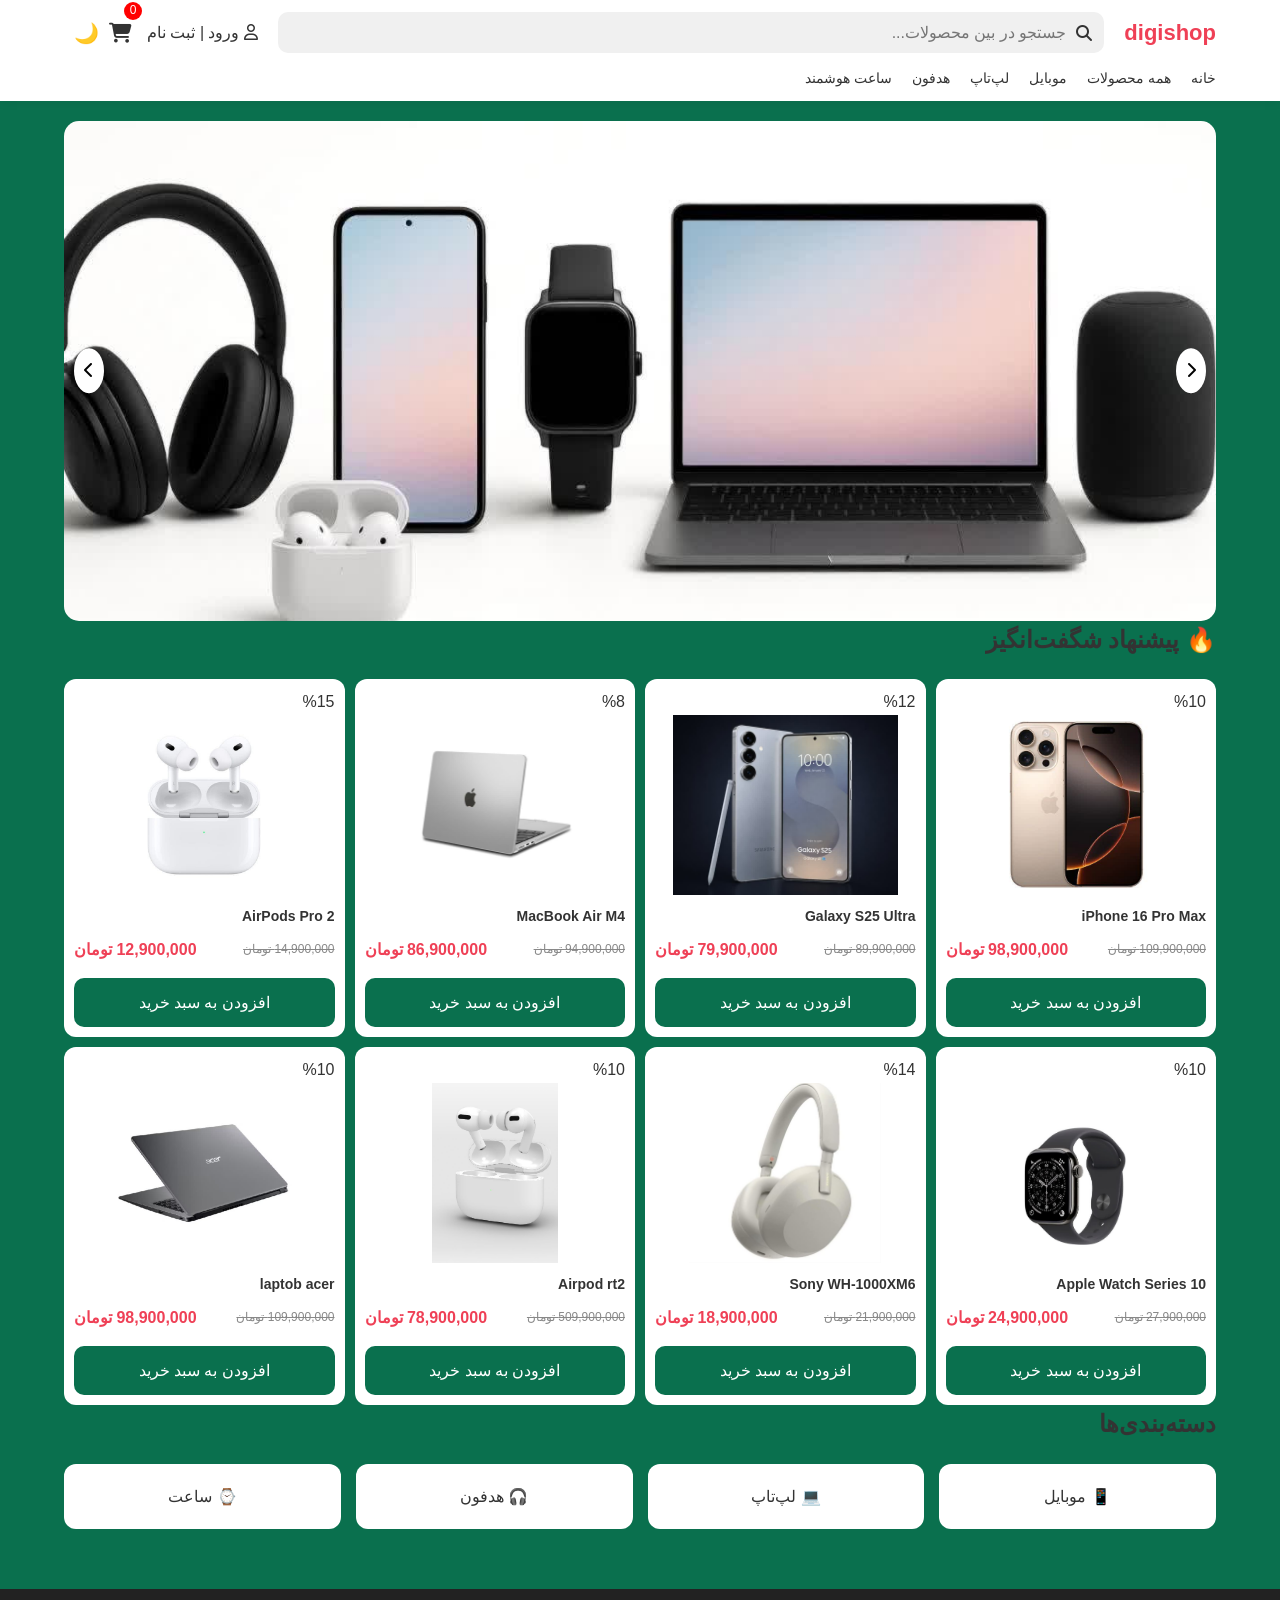
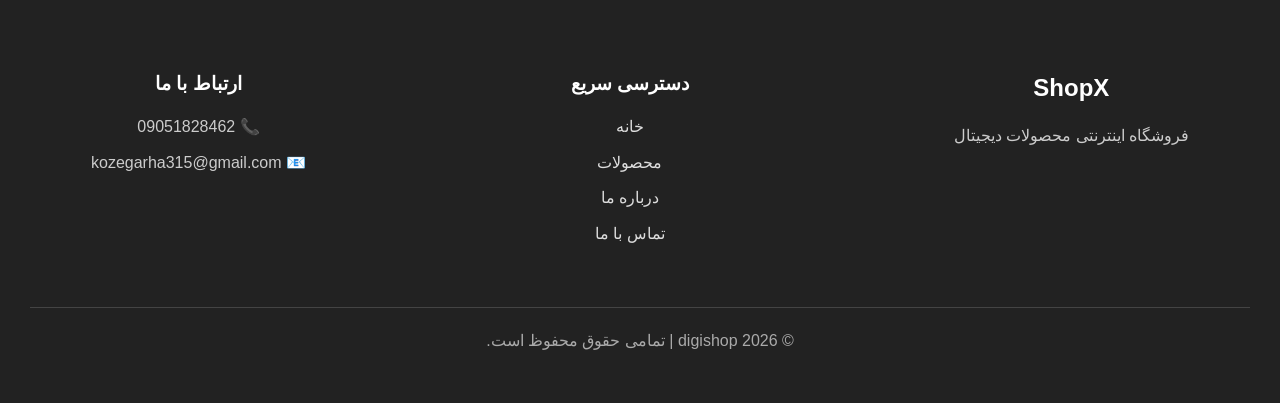
<file: index.html>
<!DOCTYPE html>
<html lang="fa" dir="rtl">

<head>

    <meta charset="UTF-8">
    <meta name="viewport" content="width=device-width, initial-scale=1.0">

    <title>ShopX | فروشگاه اینترنتی</title>

    <link rel="stylesheet"
        href="https://cdnjs.cloudflare.com/ajax/libs/font-awesome/6.7.1/css/all.min.css">

    <link rel="stylesheet" href="css/reset.css">
    <link rel="stylesheet" href="css/style.css">
    <link rel="stylesheet" href="css/responsive.css">

</head>

<body>

<header class="header">

    <div class="container">

        <div class="header-top">

            <a href="index.html" class="logo">digishop</a>

            <div class="search-box">

                <i class="fa-solid fa-magnifying-glass"></i>

                <input id="searchInput" type="text" placeholder="جستجو در بین محصولات...">

            </div>

            <div class="header-actions">

                <a href="login.html" class="login-btn">
                    <i class="fa-regular fa-user"></i>
                    ورود | ثبت نام
                </a>

                <a href="cart.html" class="cart-btn">
                    <i class="fa-solid fa-cart-shopping"></i><button id="themeBtn" class="theme-btn">
    🌙
</button>
                    <span class="cart-count">0</span>
                </a>

            </div>

        </div>

        <nav class="navbar">
            <ul>
                <li><a href="index.html">خانه</a></li>
                <li><a href="products.html">همه محصولات</a></li>
                <li><a href="">موبایل</a></li>
                <li><a href="#">لپ‌تاپ</a></li>
                <li><a href="#">هدفون</a></li>
                <li><a href="#">ساعت هوشمند</a></li>
            </ul>
        </nav>

    </div>

</header>

<!-- ================= HERO ================= -->
<section class="hero">

    <div class="container">

        <div class="hero-slider">

            <div class="slide active">
                <img src="images/banner-1.jpg" alt="">
            </div>

            <div class="slide">
                <img src="images/banner-2.jpg" alt="">
            </div>

            <div class="slide">
                <img src="images/banner-3.jpg" alt="">
            </div>

            <button class="prev">
                <i class="fa-solid fa-chevron-right"></i>
            </button>

            <button class="next">
                <i class="fa-solid fa-chevron-left"></i>
            </button>

        </div>

    </div>

</section>

<!-- ================= PRODUCTS ================= -->
<section class="products-section">

    <div class="container">

        <div class="section-title">
            <h2>🔥 پیشنهاد شگفت‌انگیز</h2>
        </div>

        <div id="products" class="products"></div>

    </div>

</section>

<!-- ================= CATEGORIES ================= -->
<section class="categories">

    <div class="container">

        <div class="section-title">
            <h2>دسته‌بندی‌ها</h2>
        </div>

        <div class="categories-grid">

            <div class="category-card">📱 موبایل</div>
            <div class="category-card">💻 لپ‌تاپ</div>
            <div class="category-card">🎧 هدفون</div>
            <div class="category-card">⌚ ساعت</div>

        </div>

    </div>

</section>

<!-- ================= FOOTER ================= -->
<footer class="footer">

    <div class="container footer-content">

        <div class="footer-logo">
            <h2>ShopX</h2>
            <p>فروشگاه اینترنتی محصولات دیجیتال</p>
        </div>

        <div class="footer-links">

            <h3>دسترسی سریع</h3>

            <a href="index.html">خانه</a>

            <a href="products.html">محصولات</a>

            <a href="about.html">درباره ما</a>

            <a href="about.html">تماس با ما</a>

        </div>

        <div class="footer-contact">

            <h3>ارتباط با ما</h3>

            <p>📞 09051828462</p>

            <p>📧 kozegarha315@gmail.com</p>

        </div>

    </div>

    <div class="footer-bottom">
        © 2026 digishop | تمامی حقوق محفوظ است.
    </div>

</footer>

<script src="js/products.js"></script>
<script src="js/main.js"></script>

</body>
</html>
</file>
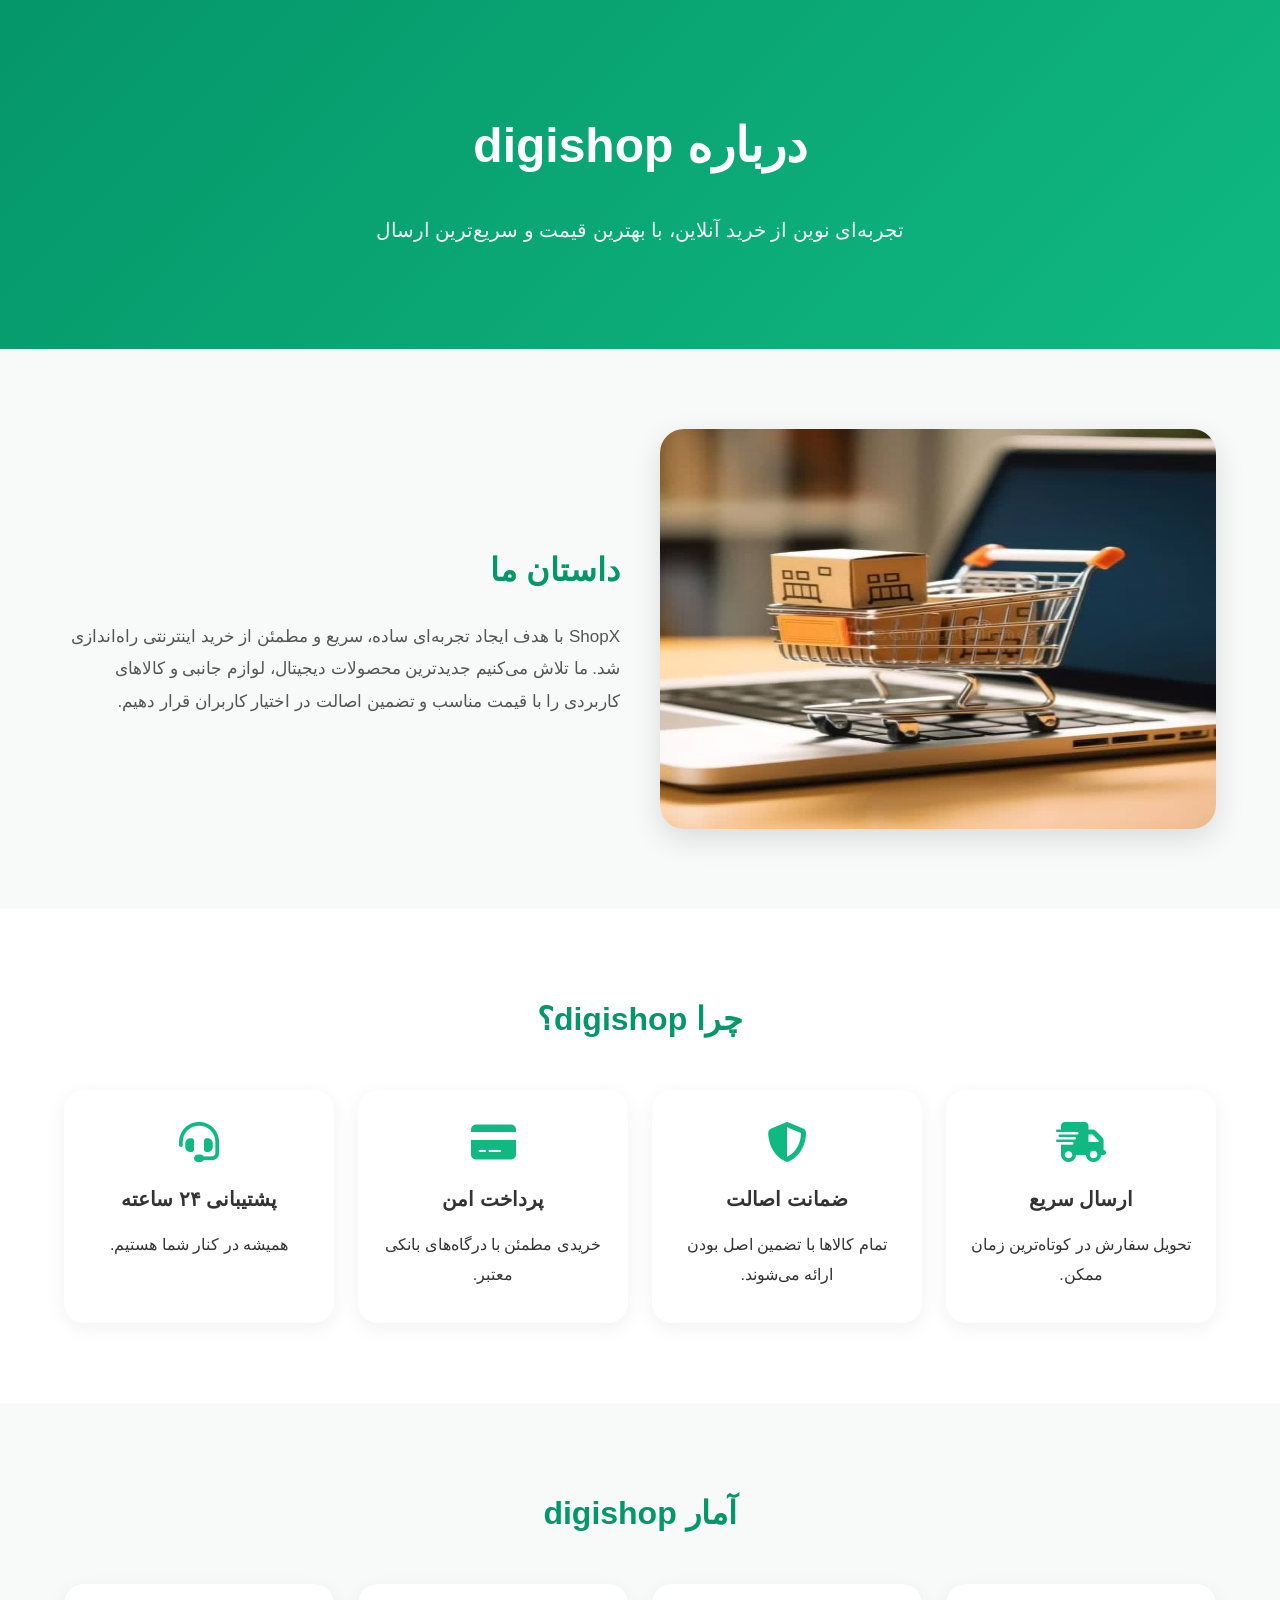
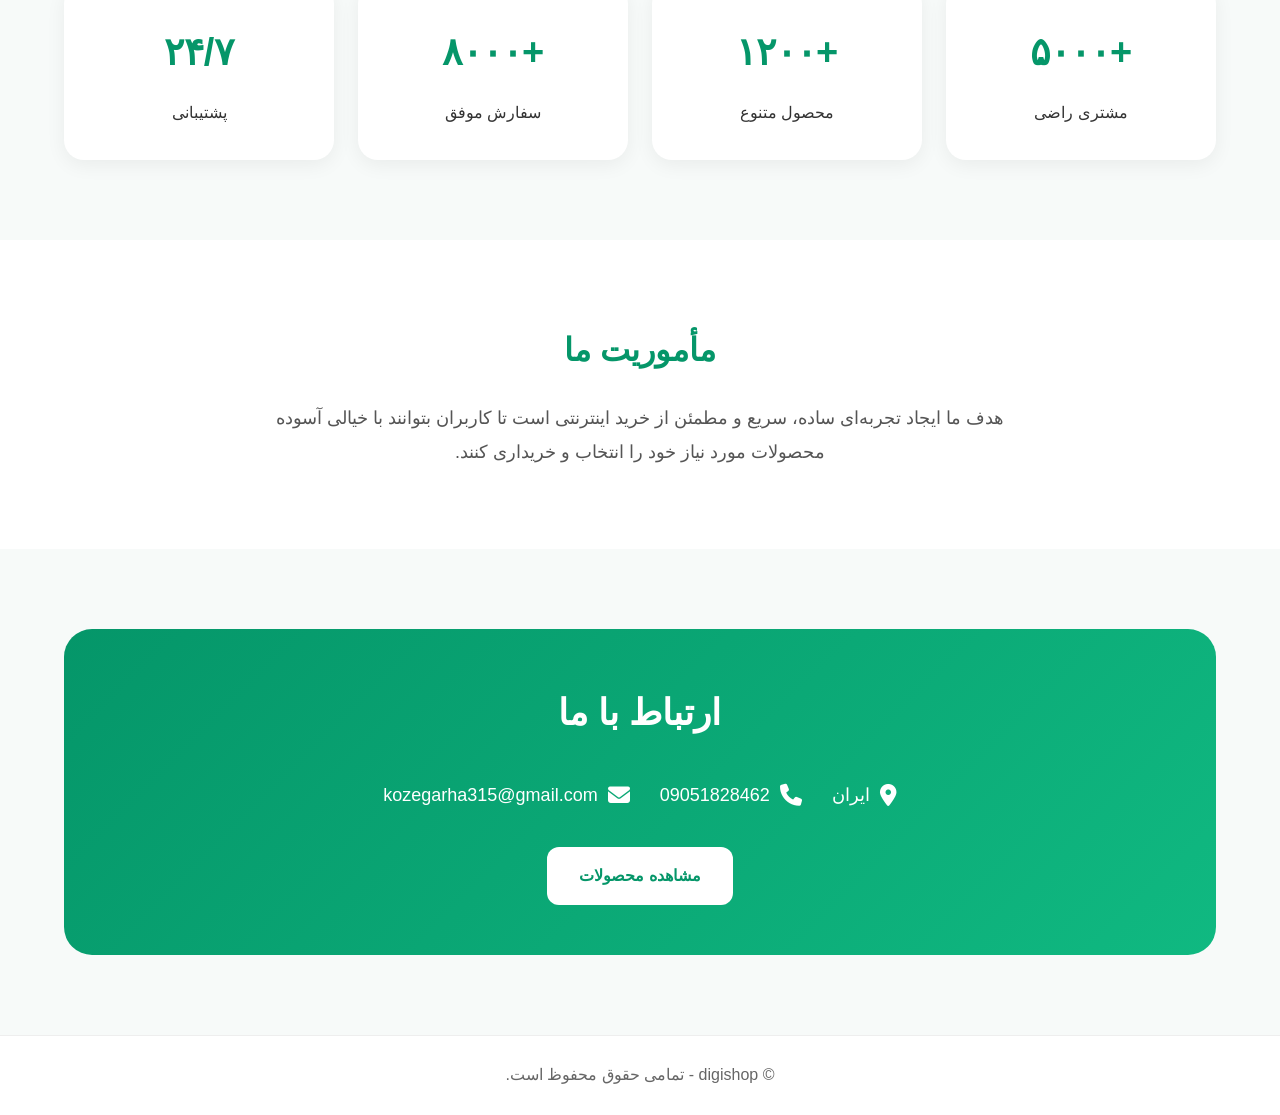
<file: about.html>
<!DOCTYPE html><html lang="fa" dir="rtl"><head>
  <meta charset="UTF-8">
  <meta name="viewport" content="width=device-width, initial-scale=1.0">
  <title>درباره ما | ShopX</title>  <link rel="stylesheet" href="https://cdnjs.cloudflare.com/ajax/libs/font-awesome/6.7.1/css/all.min.css">  <style>
    *{
      margin:0;
      padding:0;
      box-sizing:border-box;
      font-family: sans-serif;
    }

    body{
      background:#f7faf9;
      color:#333;
      line-height:1.9;
    }

    .container{
      width:90%;
      max-width:1200px;
      margin:auto;
    }

    /* ===== Hero ===== */
    .hero{
      background: linear-gradient(135deg,#059669,#10b981);
      color:#fff;
      padding:100px 20px;
      text-align:center;
    }

    .hero h1{
      font-size:48px;
      margin-bottom:20px;
    }

    .hero p{
      font-size:20px;
      opacity:.95;
    }

    /* ===== About ===== */
    .about{
      padding:80px 0;
    }
    .images1{
        height: 400px;
    }

    .about-grid{
      display:grid;
      grid-template-columns:1fr 1fr;
      gap:40px;
      align-items:center;
    }

    .about img{
      width:100%;
      border-radius:24px;
      box-shadow:0 10px 30px rgba(0,0,0,.12);
    }

    .section-title{
      font-size:32px;
      color:#059669;
      margin-bottom:20px;
    }

    .about p{
      color:#555;
      font-size:17px;
    }

    /* ===== Features ===== */
    .features{
      padding:80px 0;
      background:#fff;
    }

    .feature-grid{
      display:grid;
      grid-template-columns:repeat(auto-fit,minmax(220px,1fr));
      gap:24px;
    }

    .feature-card{
      background:#fff;
      border-radius:20px;
      padding:32px 24px;
      text-align:center;
      box-shadow:0 5px 20px rgba(0,0,0,.06);
      transition:.3s;
    }

    .feature-card:hover{
      transform:translateY(-6px);
    }

    .feature-card i{
      font-size:40px;
      color:#10b981;
      margin-bottom:18px;
    }

    .feature-card h3{
      margin-bottom:12px;
      font-size:20px;
    }

    /* ===== Stats ===== */
    .stats{
      padding:80px 0;
    }

    .stats-grid{
      display:grid;
      grid-template-columns:repeat(auto-fit,minmax(180px,1fr));
      gap:24px;
    }

    .stat{
      background:#fff;
      border-radius:20px;
      text-align:center;
      padding:32px 20px;
      box-shadow:0 5px 20px rgba(0,0,0,.06);
    }

    .stat h2{
      color:#059669;
      font-size:38px;
      margin-bottom:10px;
    }

    /* ===== Mission ===== */
    .mission{
      padding:80px 0;
      background:#fff;
      text-align:center;
    }

    .mission p{
      max-width:800px;
      margin:20px auto 0;
      color:#555;
      font-size:18px;
    }

    /* ===== Contact ===== */
    .contact{
      padding:80px 0;
    }

    .contact-box{
      background:linear-gradient(135deg,#059669,#10b981);
      color:#fff;
      border-radius:28px;
      padding:50px 30px;
      text-align:center;
    }

    .contact-info{
      display:flex;
      justify-content:center;
      flex-wrap:wrap;
      gap:30px;
      margin-top:30px;
    }

    .contact-item{
      display:flex;
      align-items:center;
      gap:10px;
      font-size:18px;
    }

    .contact-item i{
      font-size:22px;
    }

    .btn{
      display:inline-block;
      margin-top:35px;
      background:#fff;
      color:#059669;
      padding:14px 32px;
      border-radius:12px;
      text-decoration:none;
      font-weight:bold;
      transition:.3s;
    }

    .btn:hover{
      transform:translateY(-3px);
    }

    footer{
      background:#fff;
      text-align:center;
      padding:24px;
      color:#666;
      border-top:1px solid #eee;
    }

    /* ===== Responsive ===== */
    @media(max-width:768px){

      .hero h1{
        font-size:36px;
      }

      .hero p{
        font-size:18px;
      }

      .about-grid{
        grid-template-columns:1fr;
      }

      .section-title{
        font-size:28px;
      }
      .contact-item{
        width:100%;
        justify-content:center;
      }
    }
  </style></head><body>  <!-- HERO -->  <section class="hero">
    <div class="container">
      <h1>درباره digishop</h1>
      <p>تجربه‌ای نوین از خرید آنلاین، با بهترین قیمت و سریع‌ترین ارسال</p>
    </div>
  </section>  <!-- ABOUT -->  <section class="about">
    <div class="container about-grid">  <img  class="images1"  src="./images/about.jpg" alt="ShopX">

  <div>
    <h2 class="section-title">داستان ما</h2>
    <p>
      ShopX با هدف ایجاد تجربه‌ای ساده، سریع و مطمئن از خرید اینترنتی راه‌اندازی شد.
      ما تلاش می‌کنیم جدیدترین محصولات دیجیتال، لوازم جانبی و کالاهای کاربردی را با
      قیمت مناسب و تضمین اصالت در اختیار کاربران قرار دهیم.
    </p>
  </div>

</div>

  </section>  <!-- FEATURES -->  <section class="features">
    <div class="container">  <h2 class="section-title" style="text-align:center;margin-bottom:40px;">
    چرا digishop؟
  </h2>

  <div class="feature-grid">

    <div class="feature-card">
      <i class="fa-solid fa-truck-fast"></i>
      <h3>ارسال سریع</h3>
      <p>تحویل سفارش در کوتاه‌ترین زمان ممکن.</p>
    </div>

    <div class="feature-card">
      <i class="fa-solid fa-shield-halved"></i>
      <h3>ضمانت اصالت</h3>
      <p>تمام کالاها با تضمین اصل بودن ارائه می‌شوند.</p>
    </div>

    <div class="feature-card">
      <i class="fa-solid fa-credit-card"></i>
      <h3>پرداخت امن</h3>
      <p>خریدی مطمئن با درگاه‌های بانکی معتبر.</p>
    </div>

    <div class="feature-card">
      <i class="fa-solid fa-headset"></i>
      <h3>پشتیبانی ۲۴ ساعته</h3>
      <p>همیشه در کنار شما هستیم.</p>
    </div>

  </div>
</div>

  </section>  <!-- STATS -->  <section class="stats">
    <div class="container">  <h2 class="section-title" style="text-align:center;margin-bottom:40px;">
    آمار digishop
  </h2>

  <div class="stats-grid">

    <div class="stat">
      <h2>+۵۰۰۰</h2>
      <p>مشتری راضی</p>
    </div>

    <div class="stat">
      <h2>+۱۲۰۰</h2>
      <p>محصول متنوع</p>
    </div>

    <div class="stat">
      <h2>+۸۰۰۰</h2>
      <p>سفارش موفق</p>
    </div>

    <div class="stat">
      <h2>۲۴/۷</h2>
      <p>پشتیبانی</p>
    </div>

  </div>
</div>

  </section>  <!-- MISSION -->  <section class="mission">
    <div class="container">
      <h2 class="section-title">مأموریت ما</h2>
      <p>
        هدف ما ایجاد تجربه‌ای ساده، سریع و مطمئن از خرید اینترنتی است تا کاربران بتوانند
        با خیالی آسوده محصولات مورد نیاز خود را انتخاب و خریداری کنند.
      </p>
    </div>
  </section>  <!-- CONTACT -->  <section class="contact">
    <div class="container">  <div class="contact-box">

    <h2 style="font-size:36px;margin-bottom:10px;">ارتباط با ما</h2>

    <div class="contact-info">

      <div class="contact-item">
        <i class="fa-solid fa-location-dot"></i>
        <span>ایران</span>
      </div>

      <div class="contact-item">
        <i class="fa-solid fa-phone"></i>
        <span>09051828462</span>
      </div>

      <div class="contact-item">
        <i class="fa-solid fa-envelope"></i>
        <span>kozegarha315@gmail.com</span>
      </div>

    </div>

    <a href="products.html" class="btn">مشاهده محصولات</a>

  </div>

</div>

  </section>  <footer>
    © digishop - تمامی حقوق محفوظ است.
  </footer></body>
</html>
</file>
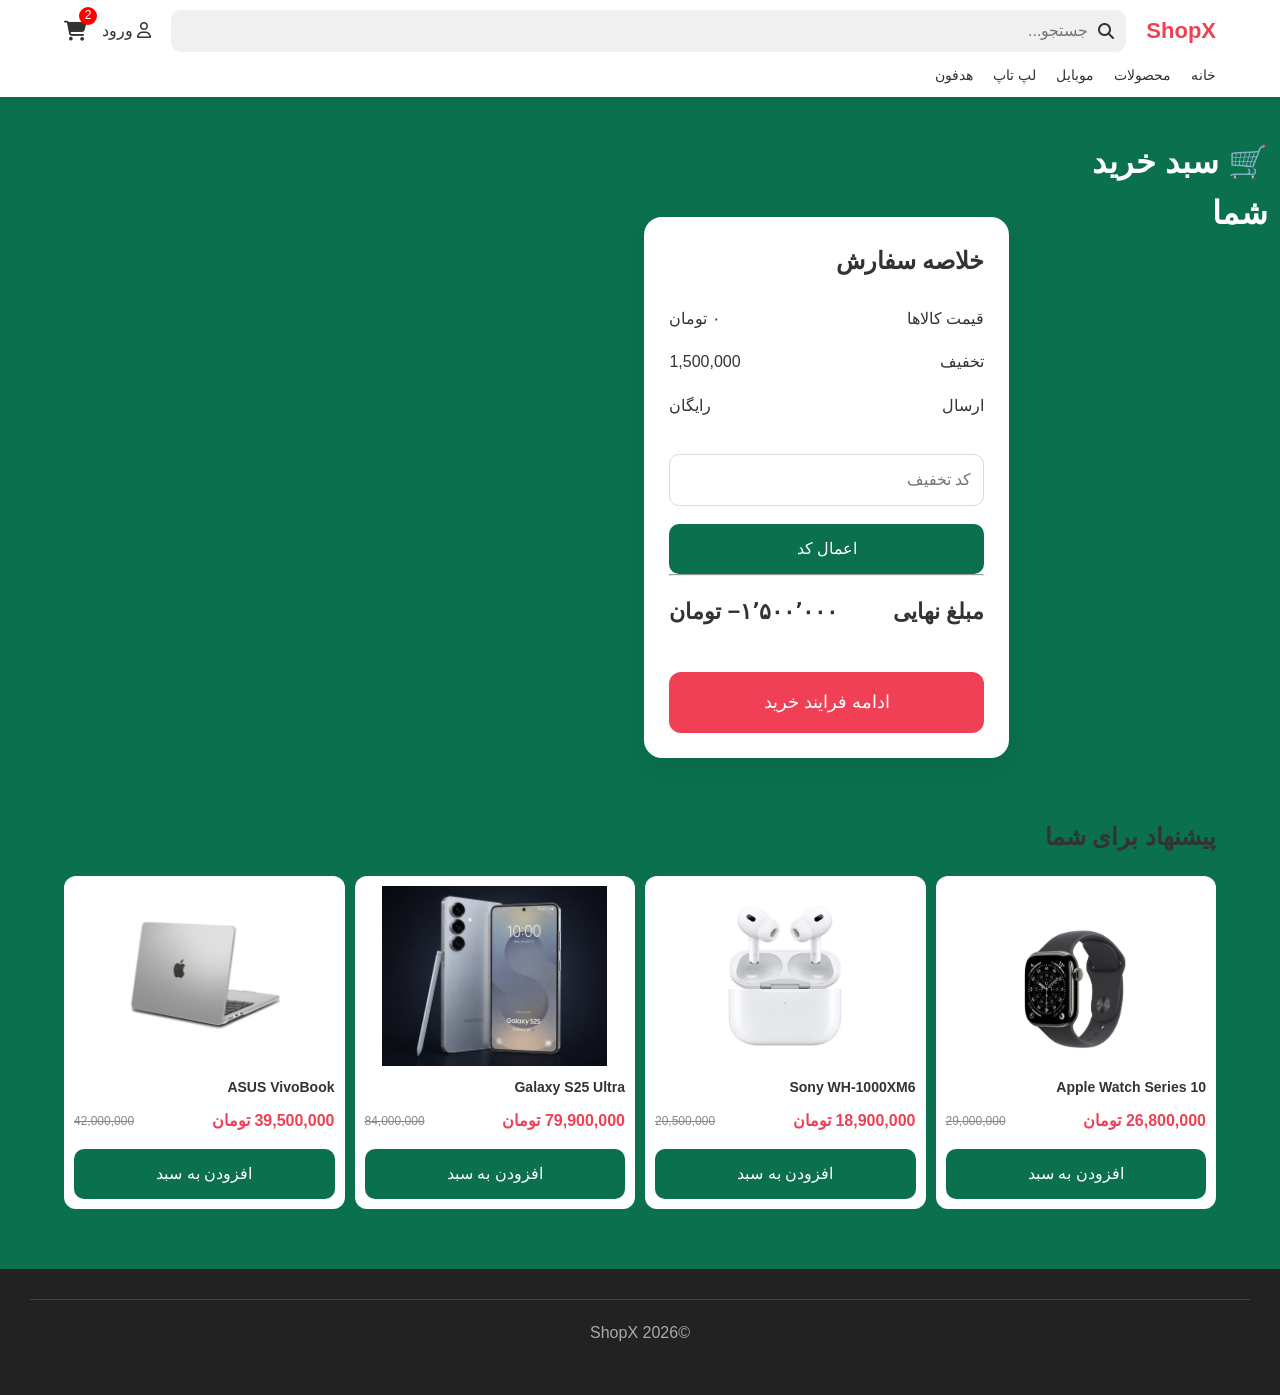
<file: cart.html>
<!DOCTYPE html>
<html lang="fa" dir="rtl">
<head>
<meta charset="UTF-8">
<meta name="viewport" content="width=device-width, initial-scale=1.0">
<title>سبد خرید | ShopX</title>

<link rel="stylesheet" href="https://cdnjs.cloudflare.com/ajax/libs/font-awesome/6.7.1/css/all.min.css">
<link rel="stylesheet" href="css/reset.css">
<link rel="stylesheet" href="css/style.css">
<link rel="stylesheet" href="css/responsive.css">
</head>

<body>

<header class="header">

<div class="container">

<div class="header-top">

<a href="index.html" class="logo">ShopX</a>

<div class="search-box">
<i class="fa-solid fa-magnifying-glass"></i>
<input type="text" placeholder="جستجو...">
</div>

<div class="header-actions">

<a href="login.html" class="login-btn">
<i class="fa-regular fa-user"></i>
ورود
</a>

<a href="cart.html" class="cart-btn">
<i class="fa-solid fa-cart-shopping"></i>
<span class="cart-count">2</span>
</a>

</div>

</div>

<nav class="navbar">
<ul>
<li><a href="index.html">خانه</a></li>
<li><a href="products.html">محصولات</a></li>
<li><a href="#">موبایل</a></li>
<li><a href="#">لپ تاپ</a></li>
<li><a href="#">هدفون</a></li>
</ul>
</nav>

</div>

</header><div class="buying">
<div class="buy1">


<section class="container">

<h2 class="cart-title">
🛒 سبد خرید شما
</h2>

<div class="cart-page">

<div class="cart-products" id="cartProducts">
<div class="cart-price">

<del>3,000,000</del>

<h3>2,500,000 تومان</h3>

</div>

</div>

</div>

</div>

<div class="buy2">

<aside class="cart-summary">

<h3>خلاصه سفارش</h3>

<div>
<span>قیمت کالاها</span>
<span id="subtotal">0</span>
</div>

<div class="buy">
<span>تخفیف</span>
<span>1,500,000</span>
</div>

<div>
<span>ارسال</span>
<span>رایگان</span>
</div>

<input
type="text"
placeholder="کد تخفیف">

<button class="coupon-btn">
اعمال کد
</button>

<hr>

<div class="final-price">

<span>مبلغ نهایی</span>

<strong id="totalPrice">
0
</strong>

</div>

<button class="checkout">

ادامه فرایند خرید

</button>

</aside>




</div>


</div>

</section>
</div>
<section class="suggestions container">

<h2 class="section-title">
پیشنهاد برای شما
</h2>

<div class="products">

<div class="product-card">

<img src="images/p5.jpg">

<h3>Apple Watch Series 10</h3>

<div class="prices">

<span class="price">26,800,000 تومان</span>

<span class="old-price">29,000,000</span>

</div>

<button
class="add-btn"

data-name="Apple Watch Series 10"

data-price="26800000"

data-image="images/p6.jpg">

افزودن به سبد

</button>

</div>

<div class="product-card">

<img src="images/p4.jpg">

<h3>Sony WH-1000XM6</h3>

<div class="prices">

<span class="price">18,900,000 تومان</span>

<span class="old-price">20,500,000</span>

</div>

<button
class="add-btn"

data-name="Sony WH-1000XM6"

data-price="18900000"

data-image="images/headphone.png">

افزودن به سبد

</button>

</div>

<div class="product-card">

<img src="images/p2.jpg">

<h3>Galaxy S25 Ultra</h3>

<div class="prices">

<span class="price">79,900,000 تومان</span>

<span class="old-price">84,000,000</span>

</div>

<button
class="add-btn"

data-name="Galaxy S25 Ultra"

data-price="79900000"

data-image="images/phone.png">

افزودن به سبد

</button>

</div>

<div class="product-card">

<img src="images/p3.jpg">

<h3>ASUS VivoBook</h3>

<div class="prices">

<span class="price">39,500,000 تومان</span>

<span class="old-price">42,000,000</span>

</div>

<button
class="add-btn"

data-name="ASUS VivoBook"

data-price="39500000"

data-image="images/laptop.png">

افزودن به سبد

</button>

</div>

</div>

</section>
<footer class="footer">

<div class="footer-bottom">

©2026 ShopX

</div>

</footer>

<script src="js/cart.js"></script>

</body>
</html>
</file>
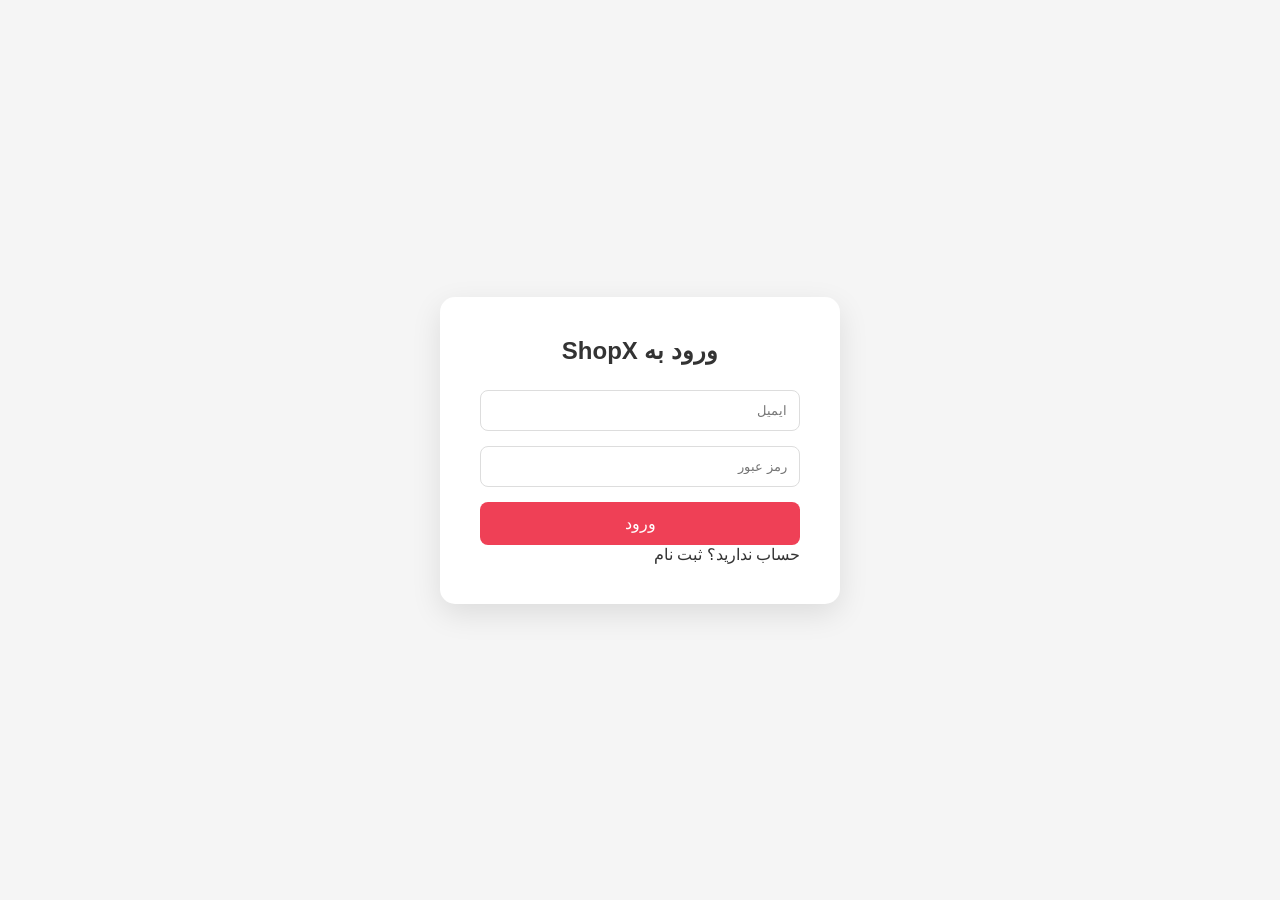
<file: login.html>
<!DOCTYPE html>
<html lang="fa" dir="rtl">

<head>

<meta charset="UTF-8">

<meta name="viewport" content="width=device-width, initial-scale=1.0">

<title>ورود | ShopX</title>

<link rel="stylesheet" href="css/style.css">
<link rel="stylesheet" href="css/responsive.css">

</head>

<body>

<div class="login-page">

<div class="login-box">

<h2>ورود به ShopX</h2>

<form id="loginForm">

<input
type="email"
id="email"
placeholder="ایمیل"
required
>

<input
type="password"
id="password"
placeholder="رمز عبور"
required
>

<button type="submit">

ورود

</button>

</form>

<p>

حساب ندارید؟

<a href="#">ثبت نام</a>

</p>

</div>

</div>

<script src="js/login.js"></script>

</body>

</html>
</file>
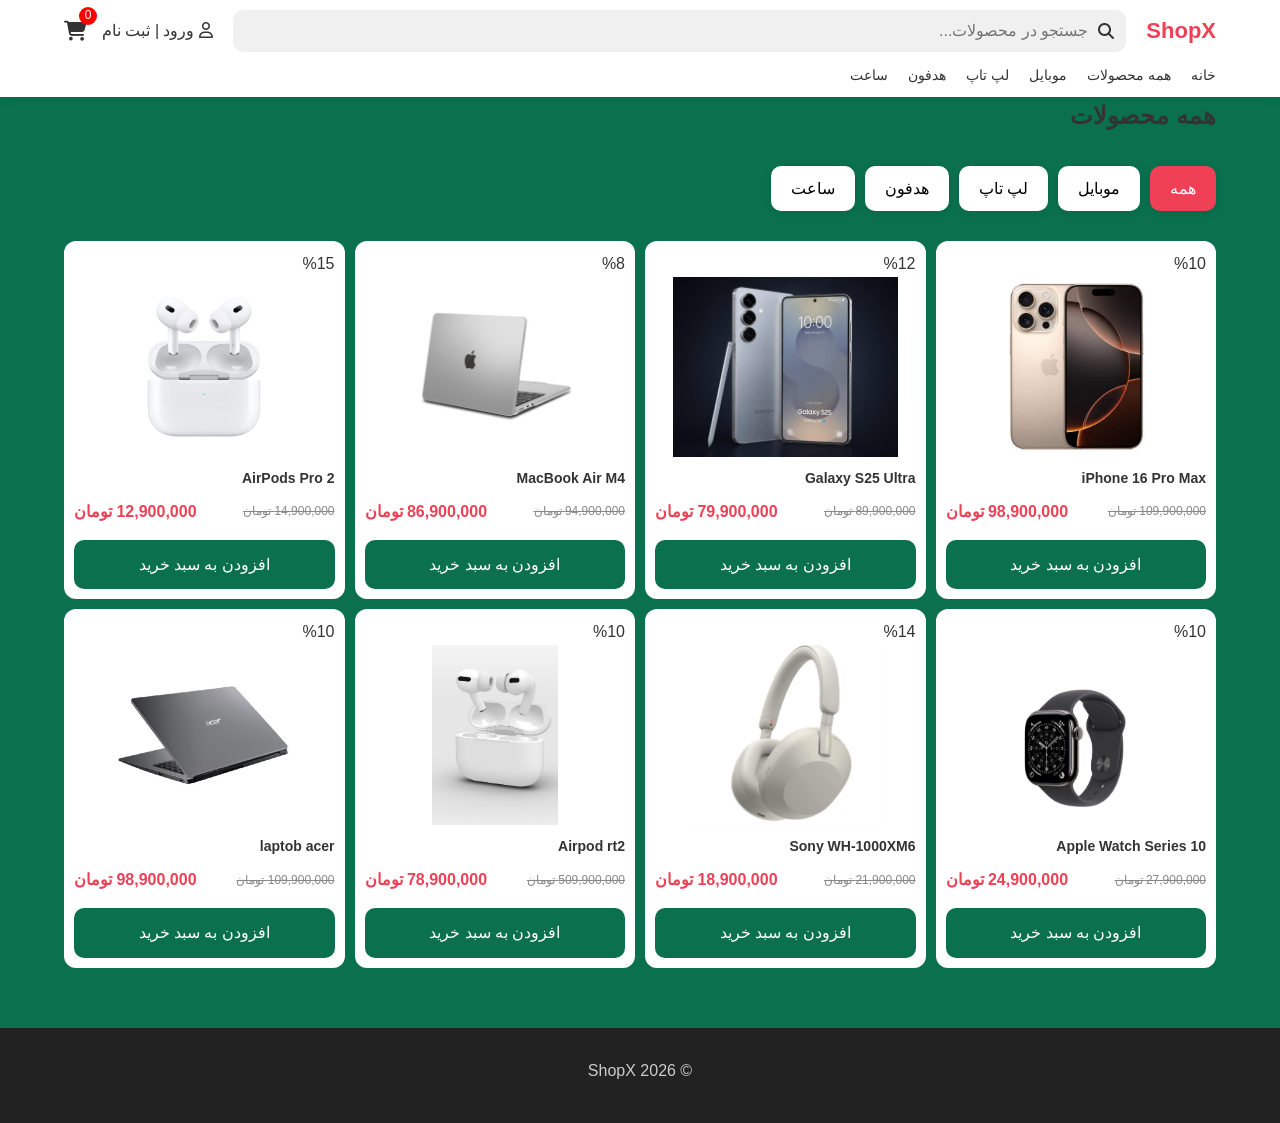
<file: products.html>
<!DOCTYPE html>
<html lang="fa" dir="rtl">

<head>

    <meta charset="UTF-8">
    <meta name="viewport" content="width=device-width, initial-scale=1.0">

    <title>همه محصولات | ShopX</title>

    <link rel="stylesheet" href="https://cdnjs.cloudflare.com/ajax/libs/font-awesome/6.7.1/css/all.min.css">

    <link rel="stylesheet" href="css/reset.css">
    <link rel="stylesheet" href="css/style.css">
    <link rel="stylesheet" href="css/responsive.css">

</head>

<body>

<header class="header">

    <div class="container">

        <div class="header-top">

            <a href="index.html" class="logo">
                ShopX
            </a>

            <div class="search-box">

                <i class="fa-solid fa-magnifying-glass"></i>

                <input
                    type="text"
                    id="searchInput"
                    placeholder="جستجو در محصولات..."
                >

            </div>

            <div class="header-actions">

                <a href="login.html" class="login-btn">
                    <i class="fa-regular fa-user"></i>
                    ورود | ثبت نام
                </a>

                <a href="cart.html" class="cart-btn">
                    <i class="fa-solid fa-cart-shopping"></i>
                    <span class="cart-count">0</span>
                </a>

            </div>

        </div>

        <nav class="navbar">

            <ul>

                <li><a href="index.html">خانه</a></li>

                <li><a href="products.html">همه محصولات</a></li>

                <li><a href="products.html?category=mobile" >موبایل</a></li>

                <li><a href="products.html?category=laptob">لپ تاپ</a></li>

                <li><a href="products.html?category=headphone">هدفون</a></li>

                <li><a href="products.html?category=watch">ساعت</a></li>

            </ul>

        </nav>

    </div>

</header>

<main>

<section class="products-page">

<div class="container">

<div class="section-title">

<h2>همه محصولات</h2>

</div>

<div class="filters">

<button class="filter-btn active" data-category="all">
همه
</button>

<button class="filter-btn" data-category="mobile">
موبایل
</button>

<button class="filter-btn" data-category="laptop">
لپ تاپ
</button>

<button class="filter-btn" data-category="headphone">
هدفون
</button>

<button class="filter-btn" data-category="watch">
ساعت
</button>

</div>

<div
class="products"
id="products">

</div>

</div>

</section>

</main>

<footer class="footer">

<div class="container">

<p>

© 2026 ShopX

</p>

</div>

</footer>

<script src="js/products.js"></script>

<script src="js/main.js"></script>

</body>

</html>
</file>
<file: css/style.css>
/* ======================
RESET
====================== */

*{
    margin:0;
    padding:0;
    box-sizing:border-box;
    font-family: sans-serif;
}

body{
    background:#0a704e;
    direction:rtl;
    color: #333333;
}

a{
    text-decoration:none;
    color:inherit;
}

/* ======================
CONTAINER
====================== */

.container{
    width:90%;
    max-width:1200px;
    margin:auto;
}

/* ======================
HEADER
====================== */

.header{
    background:#fff;
    padding:10px 0;
    box-shadow:0 2px 10px rgba(0,0,0,0.05);
}

.header-top{
    display:flex;
    align-items:center;
    justify-content:space-between;
    gap:20px;
}

.logo{
    font-size:22px;
    font-weight:bold;
    color:#ef4056;
}

/* ======================
SEARCH
====================== */

.search-box{
    flex:1;
    display:flex;
    align-items:center;
    background:#f0f0f0;
    padding:8px 12px;
    border-radius:10px;
    gap:10px;
}

.search-box input{
    border:none;
    background:transparent;
    width:100%;
    outline:none;
}

/* ======================
HEADER ACTIONS
====================== */

.header-actions{
    display:flex;
    align-items:center;
    gap:15px;
}

.cart-btn{
    position:relative;
    font-size:20px;
}

.cart-count{
    position:absolute;
    top:-8px;
    right:-10px;
    background:red;
    color:#fff;
    font-size:12px;
    width:18px;
    height:18px;
    display:flex;
    align-items:center;
    justify-content:center;
    border-radius:50%;
}

/* ======================
NAVBAR
====================== */

.navbar ul{
    display:flex;
    gap:20px;
    list-style:none;
    margin-top:10px;
    flex-wrap:wrap;
}

.navbar a{
    color:#333;
    font-size:14px;
}

/* ======================
HERO
====================== */

.hero-slider{
    margin-top:20px;
    position:relative;
    overflow:hidden;
    border-radius:15px;
    height:500px;
}

.slide{
    display:none;
}

.slide.active{
    display:block;
}

.slide img{
    width:100%;
    height:500px;
    object-fit:cover;
}

.hero button{
    position:absolute;
    top:50%;
    transform:translateY(-50%);
    background:#fff;
    border:none;
    padding:10px;
    border-radius:50%;
    cursor:pointer;
}

.prev{
    right:10px;
}

.next{
    left:10px;
}

/* ======================
PRODUCTS
====================== */

.products{
    display:grid;
    grid-template-columns:repeat(4,1fr);
    gap:10px;
    margin-top:20px;
    justify-content: s;
     width: 100%;
    
}

.product-card{
    background:#fff;
    padding:10px;
    border-radius:12px;
    transition:0.3s;
 
    cursor:pointer;
}

.product-card:hover{
    transform:translateY(-5px);
}

.product-card img{
    width:100%;
    height:180px;
    object-fit:contain;
}

.product-card h3{
    font-size:14px;
    margin:10px 0;
}

.prices{
    display:flex;
    justify-content:space-between;
    align-items:center;
}

.price{
    color:#ef4056;
    font-weight:bold;
}

.old-price{
    text-decoration:line-through;
    font-size:12px;
    color:#888;
}

/* ======================
CATEGORY
====================== */

.categories-grid{
    display:grid;
    grid-template-columns:repeat(4,1fr);
    gap:15px;
    margin-top:20px;
}

.category-card{
    background:#fff;
    padding:20px;
    text-align:center;
    border-radius:12px;
    cursor:pointer;
    transition:0.3s;
}

.category-card:hover{
    background:#ef4056;
    color:#fff;
}

/* ======================
FOOTER
====================== */

.footer{
    text-align:center;
    padding:20px;
    margin-top:40px;
    background:#fff;
}
.cart-item{
    display:flex;
    align-items:center;
    justify-content:space-between;
    background:#fff;
    padding:15px;
    margin:10px 0;
    border-radius:12px;
}

.qty{
    display:flex;
    align-items:center;
    gap:10px;
}

.qty button{
    width:30px;
    height:30px;
    border:none;
    border-radius:6px;
    cursor:pointer;
    background:#eee;
}
.filters{
    display:flex;
    gap:10px;
    margin:30px 0;
    flex-wrap:wrap;
}

.filter-btn{
    border:none;
    background:#fff;
    padding:10px 20px;
    border-radius:10px;
    cursor:pointer;
    transition:.3s;
    box-shadow:0 2px 8px rgba(0,0,0,.08);
}

.filter-btn:hover,
.filter-btn.active{
    background:#ef4056;
    color:#fff;
}
.product-details{

    display:flex;

    gap:40px;

    margin:40px 0;

    background:#fff;

    padding:30px;

    border-radius:15px;

}

.product-image{

    flex:1;

}

.product-image img{

    width:100%;

    max-width:400px;

}

.product-info{

    flex:1;

}

.product-info h1{

    margin-bottom:20px;

}

.product-info h2{

    color:#ef4056;

    margin-bottom:20px;

}

.product-info button{

    background:#ef4056;

    color:#fff;

    border:none;

    padding:15px 30px;

    border-radius:10px;

    cursor:pointer;

    margin-top:30px;

}
.login-page{

display:flex;

justify-content:center;

align-items:center;

height:100vh;

background:#f5f5f5;

}

.login-box{

width:400px;

background:#fff;

padding:40px;

border-radius:15px;

box-shadow:0 10px 30px rgba(0,0,0,.1);

}

.login-box h2{

text-align:center;

margin-bottom:25px;

}

.login-box input{

width:100%;

padding:12px;

margin-bottom:15px;

border:1px solid #ddd;

border-radius:8px;

}

.login-box button{

width:100%;

padding:12px;

background:#ef4056;

color:#fff;

border:none;

border-radius:8px;

cursor:pointer;

font-size:16px;

}

.login-box button:hover{

background:#d7374a;

}
.page{

padding:60px 0;

line-height:2;

}

.footer{

background:#222;

color:#fff;

text-align:center;

padding:30px;

margin-top:60px;

}
.theme-btn{
    width:45px;
    height:45px;
    border:none;
    border-radius:50%;
    cursor:pointer;
    background:#fff;
    font-size:20px;
    transition:.3s;
}

.dark{
    background:#121212;
    color:#fff;
}

.dark .header{
    background:#1f1f1f;
}

.dark .product-card{
    background:#222;
    color:#fff;
}

.dark .search-box input{
    background:#333;
    color:#fff;
}

.dark .footer{
    background:#000;
}
.error-page{

height:100vh;

display:flex;

flex-direction:column;

justify-content:center;

align-items:center;

}

.error-page h1{

font-size:120px;

color:#ef4056;

}

.error-page h2{

margin:20px 0;

}

.back-btn{

padding:12px 25px;

background:#ef4056;

color:#fff;

border-radius:8px;

text-decoration:none;

}
.footer{
    background:#222;
    color:#fff;
    margin-top:60px;
}

.footer-content{
    display:flex;
    justify-content:space-between;
    gap:40px;
    padding:50px 0;
    flex-wrap:wrap;
}

.footer-links,
.footer-contact,
.footer-logo{
    display:flex;
    flex-direction:column;
}

.footer h2,
.footer h3{
    margin-bottom:15px;
}

.footer a{
    color:#ddd;
    text-decoration:none;
    margin-bottom:10px;
    transition:.3s;
}

.footer a:hover{
    color:#ef4056;
}

.footer p{
    color:#ccc;
    margin-bottom:10px;
}

.footer-bottom{
    border-top:1px solid #444;
    text-align:center;
    padding:20px;
    color:#aaa;
}
/* ==========================
   CART PAGE
========================== */

.cart-title{
    margin:40px 0 25px;
    color:#fff;
    font-size:32px;
    font-weight:bold;
}

.cart-page{
    display:grid;
    grid-template-columns:2fr 1fr;
    gap:25px;
    align-items:start;
}

.cart-products{
    display:flex;
    flex-direction:column;
    gap:20px;
}

.cart-item{
    background:#fff;
    border-radius:18px;
    padding:20px;
    display:flex;
    align-items:center;
    gap:20px;
    box-shadow:0 10px 30px rgba(0,0,0,.08);
    transition:.3s;
}

.cart-item:hover{
    transform:translateY(-5px);
}

.cart-item img{
    width:150px;
    height:150px;
    object-fit:contain;
}

.cart-info{
    flex:1;
}

.cart-info h3{
    font-size:22px;
    margin-bottom:15px;
}

.cart-info p{
    margin:8px 0;
    color:#777;
}

.stock{
    color:#0a704e !important;
    font-weight:bold;
}

.qty{
    display:flex;
    align-items:center;
    gap:12px;
    margin-top:20px;
}

.qty button{
    width:38px;
    height:38px;
    border:none;
    border-radius:10px;
    background:#ef4056;
    color:#fff;
    cursor:pointer;
    font-size:18px;
    transition:.3s;
}

.qty button:hover{
    transform:scale(1.08);
}

.count{
    font-size:20px;
    font-weight:bold;
    min-width:30px;
    text-align:center;
}

.remove{
    margin-top:18px;
    border:none;
    background:#ffe5e7;
    color:#ef4056;
    padding:10px 18px;
    border-radius:10px;
    cursor:pointer;
    transition:.3s;
}

.remove:hover{
    background:#ef4056;
    color:#fff;
}

.cart-price{
    text-align:left;
    min-width:180px;
}

.cart-price del{
    color:#999;
    display:block;
    margin-bottom:10px;
}

.cart-price h3{
    color:#ef4056;
    font-size:24px;
}

.cart-summary{
    background:#fff;
    border-radius:18px;
    padding:25px;
    box-shadow:0 10px 30px rgba(0,0,0,.08);
    position:sticky;
    top:20px;
}

.cart-summary h3{
    margin-bottom:25px;
    font-size:24px;
}

.cart-summary div{
    display:flex;
    justify-content:space-between;
    margin:18px 0;
}

.cart-summary input{
    width:100%;
    padding:12px;
    margin:18px 0;
    border:1px solid #ddd;
    border-radius:10px;
}

.coupon-btn{
    width:100%;
    padding:12px;
    border:none;
    background:#0a704e;
    color:#fff;
    border-radius:10px;
    cursor:pointer;
    transition:.3s;
}

.coupon-btn:hover{
    background:#08563c;
}

.final-price{
    font-size:22px;
    font-weight:bold;
}

.checkout{
    width:100%;
    margin-top:25px;
    padding:16px;
    border:none;
    background:#ef4056;
    color:#fff;
    border-radius:12px;
    font-size:18px;
    cursor:pointer;
    transition:.3s;
}

.checkout:hover{
    background:#d72d45;
    transform:translateY(-2px);
}

@media(max-width:900px){

.cart-page{
    grid-template-columns:1fr;
}

.cart-item{
    flex-direction:column;
    text-align:center;
}

.cart-price{
    text-align:center;
}

.cart-summary{
    position:static;
}

}

@media(max-width:600px){

.cart-item img{
    width:110px;
    height:110px;
}

.cart-title{
    font-size:24px;
}

.cart-info h3{
    font-size:18px;
}

.checkout{
    font-size:16px;
}

}
.suggestions{
    margin-top:60px;
}

.add-btn{
    width:100%;
    margin-top:15px;
    padding:12px;
    border:none;
    border-radius:10px;
    background:#0a704e;
    color:#fff;
    cursor:pointer;
    transition:.3s;
}

.add-btn:hover{
    background:#ef4056;
}
.buying{
    display: flex;


    align-items: flex-start;
    gap: 30px;
}
.buy2{
    margin-top: 120px;
}
</file>
<file: css/responsive.css>
/* =========================
Tablet (1024px)
========================= */

@media (max-width:1024px){

    .search-box{
        width:300px;
    }

    .products{
        grid-template-columns:repeat(3,1fr);
    }

    .categories-grid{
        grid-template-columns:repeat(4,1fr);
    }

    .hero-slider{
        height:350px;
    }
}
/* =========================
Mobile (768px)
========================= */

@media (max-width:768px){

    .header-top{
        flex-direction:column;
        height:auto;
        gap:15px;
        padding:15px 0;
    }

    .search-box{
        width:100%;
    }

    .navbar ul{
        flex-wrap:wrap;
        gap:15px;
        justify-content:center;
    }

    .products{
        grid-template-columns:repeat(2,1fr);
    }

    .categories-grid{
        grid-template-columns:repeat(3,1fr);
    }

    .hero-slider{
        height:250px;
    }

    .footer-top{
        grid-template-columns:1fr;
        text-align:center;
    }
}
/* =========================
Small Mobile (480px)
========================= */

@media (max-width:480px){

    .products{
        grid-template-columns:1fr;
    }

    .categories-grid{
        grid-template-columns:repeat(2,1fr);
    }

    .section-title{
        flex-direction:column;
        align-items:flex-start;
        gap:10px;
    }

    .hero-slider{
        height:200px;
    }

    .navbar ul{
        gap:10px;
        font-size:13px;
    }

    .logo{
        font-size:22px;
    }
}
</file>
